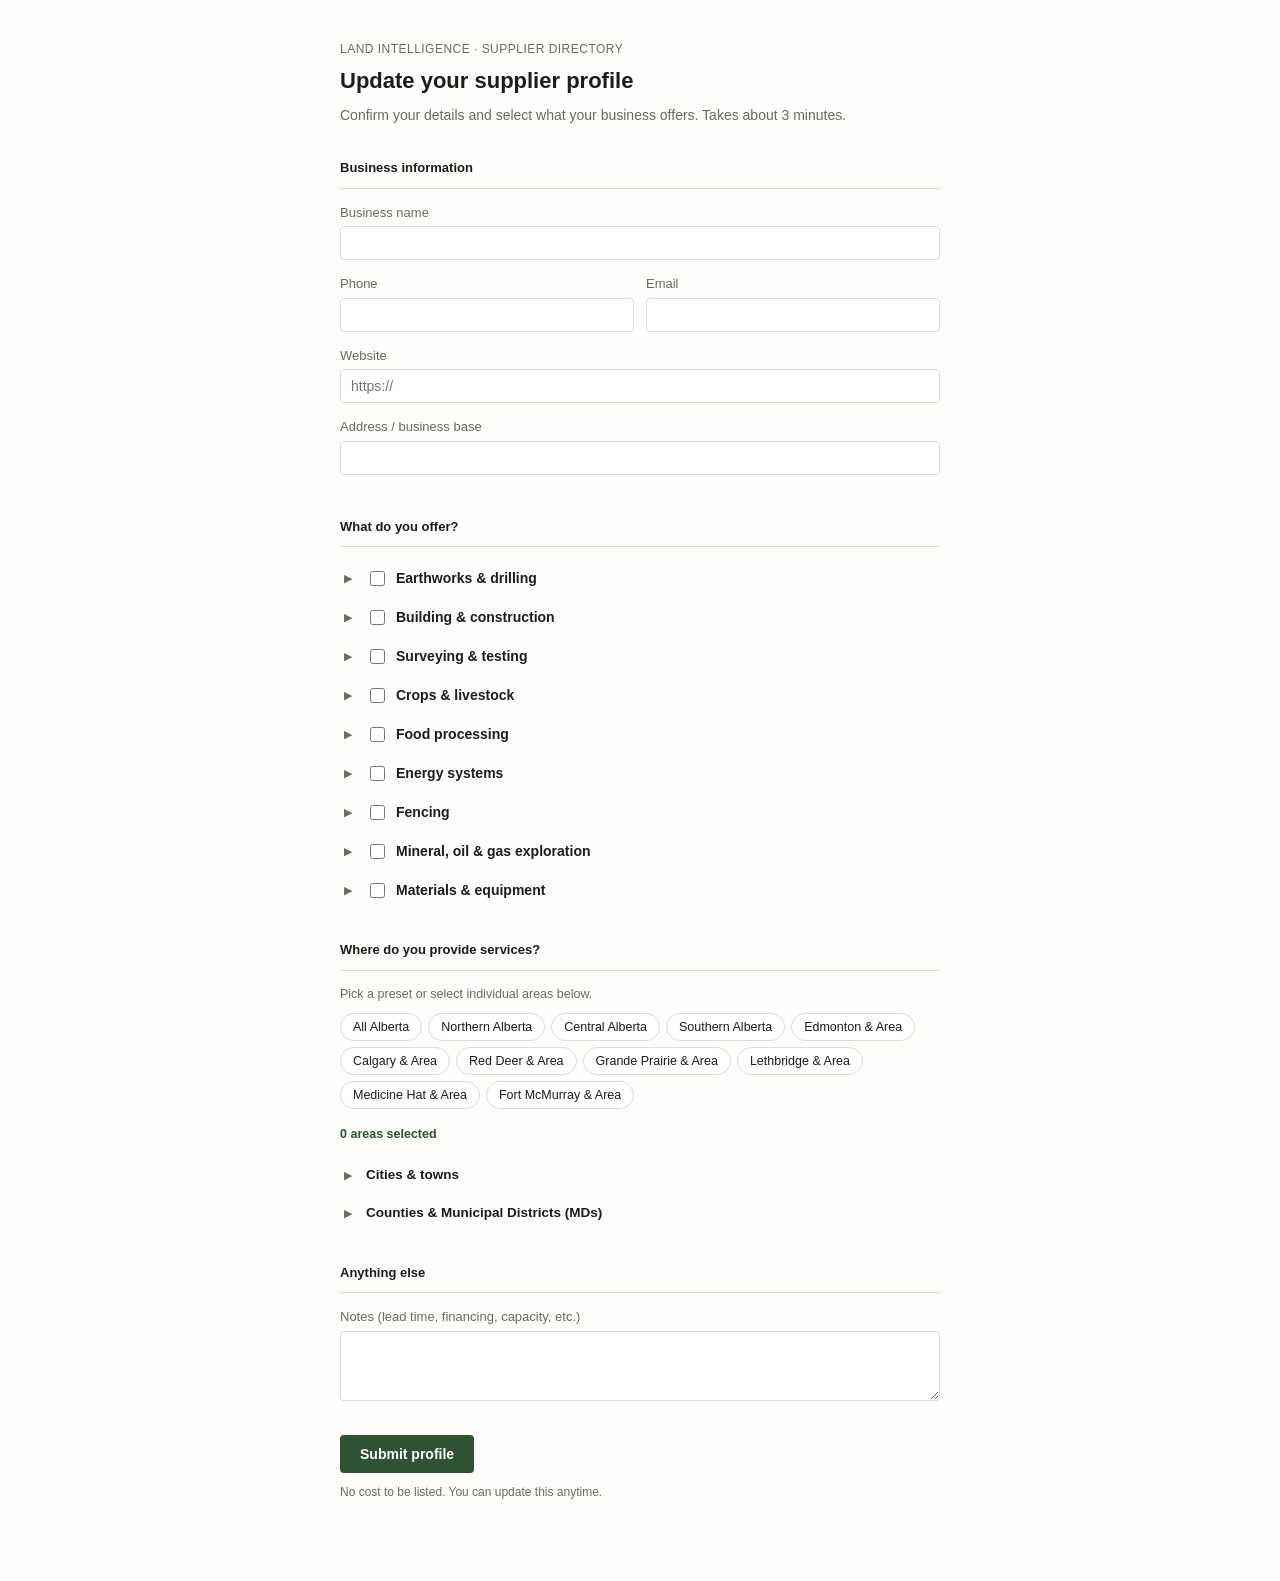
<file: supplier-form-updated(3).html>
<!DOCTYPE html>
<html lang="en">
<head>
<meta charset="UTF-8">
<meta name="viewport" content="width=device-width, initial-scale=1.0">
<title>Land Intelligence — Supplier Profile</title>
<style>
  :root {
    --ink: #1c1c1a;
    --muted: #6b6b64;
    --line: #ddddd6;
    --bg: #fdfdfb;
    --accent: #2f5233;
    --accent-soft: #e9efe9;
  }
  * { box-sizing: border-box; }
  body {
    margin: 0;
    background: var(--bg);
    color: var(--ink);
    font-family: -apple-system, BlinkMacSystemFont, "Segoe UI", Helvetica, Arial, sans-serif;
    font-size: 15px;
    line-height: 1.5;
  }
  .wrap {
    max-width: 640px;
    margin: 0 auto;
    padding: 40px 20px 80px;
  }
  header { margin-bottom: 32px; }
  header .eyebrow {
    font-size: 12px;
    letter-spacing: 0.04em;
    text-transform: uppercase;
    color: var(--muted);
    margin-bottom: 6px;
  }
  h1 { font-size: 22px; margin: 0 0 8px; }
  header p { color: var(--muted); margin: 0; font-size: 14px; }

  fieldset { border: none; padding: 0; margin: 0 0 28px; }
  legend {
    font-size: 13px;
    font-weight: 600;
    color: var(--ink);
    padding: 0 0 10px;
    width: 100%;
    border-bottom: 1px solid var(--line);
    margin-bottom: 14px;
  }
  .sublabel {
    font-size: 12.5px;
    color: var(--muted);
    margin: 0 0 10px;
  }

  label.field { display: block; font-size: 13px; color: var(--muted); margin-bottom: 4px; }
  input[type="text"], input[type="email"], input[type="tel"], input[type="url"] {
    width: 100%;
    padding: 8px 10px;
    border: 1px solid var(--line);
    border-radius: 4px;
    font-size: 14px;
    font-family: inherit;
    margin-bottom: 14px;
    background: #fff;
  }
  input:focus { outline: 2px solid var(--accent); outline-offset: 1px; }
  .grid2 { display: grid; grid-template-columns: 1fr 1fr; gap: 0 12px; }
  @media (max-width: 480px) { .grid2 { grid-template-columns: 1fr; } }

  /* category tree (services/products) */
  .category { margin-bottom: 4px; }
  .cat-row {
    display: flex; align-items: center; gap: 8px;
    padding: 7px 4px; cursor: pointer; border-radius: 4px;
  }
  .cat-row:hover { background: #f2f2ee; }
  .cat-row .chev {
    width: 14px; color: var(--muted);
    transition: transform 0.15s ease; font-size: 11px; flex-shrink: 0;
  }
  .category.open > .cat-row .chev { transform: rotate(90deg); }
  .cat-row label { font-weight: 600; font-size: 14px; cursor: pointer; flex: 1; }
  .children { display: none; padding-left: 30px; margin: 2px 0 8px; }
  .category.open > .children { display: block; }
  .child-row { display: flex; align-items: center; gap: 8px; padding: 5px 4px; }
  .child-row label { font-size: 13.5px; color: var(--ink); cursor: pointer; }

  input[type="checkbox"] {
    width: 15px; height: 15px; accent-color: var(--accent);
    flex-shrink: 0; cursor: pointer;
  }

  /* service area selector */
  .chip-row { display: flex; flex-wrap: wrap; gap: 6px; margin-bottom: 16px; }
  .chip {
    border: 1px solid var(--line);
    background: #fff;
    border-radius: 999px;
    padding: 6px 12px;
    font-size: 12.5px;
    cursor: pointer;
    color: var(--ink);
  }
  .chip:hover { border-color: var(--accent); }
  .chip.active { background: var(--accent); border-color: var(--accent); color: #fff; }

  .area-group { margin-bottom: 4px; }
  .area-group-row {
    display: flex; align-items: center; gap: 8px;
    padding: 7px 4px; cursor: pointer; border-radius: 4px;
  }
  .area-group-row:hover { background: #f2f2ee; }
  .area-group-row .chev {
    width: 14px; color: var(--muted); font-size: 11px;
    transition: transform 0.15s ease; flex-shrink: 0;
  }
  .area-group.open > .area-group-row .chev { transform: rotate(90deg); }
  .area-group-row span.gname { font-weight: 600; font-size: 13.5px; }
  .area-children { display: none; padding-left: 22px; margin: 2px 0 10px; }
  .area-group.open > .area-children { display: block; }
  .area-subcol {
    display: grid;
    grid-template-columns: repeat(2, 1fr);
    gap: 2px 14px;
  }
  @media (max-width: 480px) { .area-subcol { grid-template-columns: 1fr; } }
  .area-item { display: flex; align-items: center; gap: 7px; padding: 3px 0; }
  .area-item label { font-size: 13px; cursor: pointer; }

  .area-counter {
    font-size: 12.5px;
    color: var(--accent);
    font-weight: 600;
    margin-bottom: 14px;
  }

  textarea {
    width: 100%; min-height: 70px; padding: 8px 10px;
    border: 1px solid var(--line); border-radius: 4px;
    font-family: inherit; font-size: 14px; resize: vertical;
  }

  button[type="submit"] {
    background: var(--accent); color: #fff; border: none;
    padding: 11px 20px; border-radius: 4px; font-size: 14px;
    font-weight: 600; cursor: pointer;
  }
  button[type="submit"]:hover { opacity: 0.92; }

  .footnote { font-size: 12px; color: var(--muted); margin-top: 10px; }

  #confirm { display: none; text-align: center; padding: 60px 20px; }
  #confirm h2 { font-size: 18px; margin-bottom: 6px; }
  #confirm p { color: var(--muted); font-size: 14px; }
</style>
</head>
<body>
<div class="wrap">

  <div id="formview">
    <header>
      <div class="eyebrow">Land Intelligence · Supplier Directory</div>
      <h1>Update your supplier profile</h1>
      <p>Confirm your details and select what your business offers. Takes about 3 minutes.</p>
    </header>

    <form id="supplierForm">
      <fieldset>
        <legend>Business information</legend>
        <label class="field" for="bizName">Business name</label>
        <input type="text" id="bizName" name="bizName">

        <div class="grid2">
          <div>
            <label class="field" for="phone">Phone</label>
            <input type="tel" id="phone" name="phone">
          </div>
          <div>
            <label class="field" for="email">Email</label>
            <input type="email" id="email" name="email">
          </div>
        </div>

        <label class="field" for="website">Website</label>
        <input type="url" id="website" name="website" placeholder="https://">

        <label class="field" for="address">Address / business base</label>
        <input type="text" id="address" name="address">
      </fieldset>

      <fieldset>
        <legend>What do you offer?</legend>
        <div id="categoryTree"></div>
      </fieldset>

      <fieldset>
        <legend>Where do you provide services?</legend>
        <p class="sublabel">Pick a preset or select individual areas below.</p>
        <div class="chip-row" id="presetChips"></div>
        <div class="area-counter" id="areaCounter">0 areas selected</div>
        <div id="areaTree"></div>
      </fieldset>

      <fieldset>
        <legend>Anything else</legend>
        <label class="field" for="notes">Notes (lead time, financing, capacity, etc.)</label>
        <textarea id="notes" name="notes"></textarea>
      </fieldset>

      <button type="submit">Submit profile</button>
      <div class="footnote">No cost to be listed. You can update this anytime.</div>
    </form>
  </div>

  <div id="confirm">
    <h2>Thanks — your profile is in review</h2>
    <p>We'll publish it to the Land Intelligence supplier directory once verified.</p>
  </div>

</div>

<script>
/* ---------------- What suppliers offer ---------------- */
const CATEGORIES = [
  { name: "Earthworks & drilling", items: [
    "Excavation / dirt moving", "Swale construction", "Pond construction", "Well drilling",
    "Land clearing / brush clearing / reclamation", "Grading & levelling",
    "Road / driveway / access road construction", "Culvert installation & drainage",
    "Bridge installation", "Hydrovac excavation", "Directional drilling / trenchless utilities",
    "Underground utilities (water, sewer, electrical, fibre)",
    "Septic system design, installation & maintenance", "Private well & water systems",
    "Water hauling & potable water delivery"
  ]},
  { name: "Building & construction", items: [
    "General contracting", "Foundation work", "Concrete", "Framing", "Roofing", "Electrical",
    "Plumbing", "Steel trusses / structural components", "Doors, windows & overhead doors",
    "Barn / outbuilding construction", "Greenhouse construction", "Off-grid cabin building",
    "Portable / modular shelters", "Container covers / sea-can shelters"
  ]},
  { name: "Surveying & testing", items: [
    "Land surveying", "Light Detection and Ranging (LiDAR) scanning", "Photogrammetry", "Aerial photography / drone imagery",
    "Soil testing", "Water testing"
  ]},
  { name: "Crops & livestock", items: [
    "Field crops (grain / oilseed)", "Forage & hay", "Orchard / fruit", "Vegetable / market garden",
    "Cattle", "Poultry", "Sheep & goats", "Swine", "Apiary / beekeeping"
  ]},
  { name: "Food processing", items: [
    "Slaughter & dressing", "Canning & preserving", "Packaging", "Drying / dehydration", "Fermentation", "Cold storage"
  ]},
  { name: "Energy systems", items: [
    "Solar installation", "Wind", "Battery storage", "Backup generators"
  ]},
  { name: "Fencing", items: [
    "Security fencing", "Cattle / livestock fencing", "Gate systems", "Access control"
  ]},
  { name: "Mineral, oil & gas exploration", items: [
    "Mineral exploration", "Oil & gas exploration", "Exploratory drilling", "Geological surveying"
  ]},
  { name: "Materials & equipment", items: [
    "Building material supply (lumber, insulation, metal)", "Aggregate supply & hauling",
    "Geotextiles / erosion control materials", "Equipment rental", "Trucking / material hauling",
    "Custom fabrication & welding", "Concrete & foundation supply",
    "Post-frame / pole-barn construction", "Building-material delivery",
    "Forestry mulching", "Trail construction & maintenance"
  ]}
];

const tree = document.getElementById('categoryTree');

CATEGORIES.forEach((cat, ci) => {
  const catId = `cat-${ci}`;
  const wrap = document.createElement('div');
  wrap.className = 'category';
  wrap.innerHTML = `
    <div class="cat-row">
      <span class="chev">▶</span>
      <input type="checkbox" id="${catId}">
      <label for="${catId}">${cat.name}</label>
    </div>
    <div class="children">
      ${cat.items.map((item, ii) => `
        <div class="child-row">
          <input type="checkbox" id="${catId}-${ii}" data-parent="${catId}">
          <label for="${catId}-${ii}">${item}</label>
        </div>
      `).join('')}
    </div>
  `;
  tree.appendChild(wrap);

  const parentCheckbox = wrap.querySelector(`#${catId}`);
  const childCheckboxes = wrap.querySelectorAll(`[data-parent="${catId}"]`);
  const catRow = wrap.querySelector('.cat-row');

  catRow.querySelector('.chev').addEventListener('click', () => wrap.classList.toggle('open'));
  wrap.querySelector('label').addEventListener('click', () => wrap.classList.add('open'));

  parentCheckbox.addEventListener('change', () => {
    childCheckboxes.forEach(cb => cb.checked = parentCheckbox.checked);
    if (parentCheckbox.checked) wrap.classList.add('open');
  });

  childCheckboxes.forEach(cb => {
    cb.addEventListener('change', () => {
      const checkedCount = [...childCheckboxes].filter(c => c.checked).length;
      parentCheckbox.checked = checkedCount === childCheckboxes.length;
      parentCheckbox.indeterminate = checkedCount > 0 && checkedCount < childCheckboxes.length;
    });
  });
});

/* ---------------- Service area selector ---------------- */
// region: n (north) / c (central) / s (south)
const CITIES = [
  { name: "Edmonton", region: "c" }, { name: "St. Albert", region: "c" },
  { name: "Spruce Grove", region: "c" }, { name: "Stony Plain", region: "c" },
  { name: "Leduc", region: "c" }, { name: "Beaumont", region: "c" },
  { name: "Fort Saskatchewan", region: "c" }, { name: "Red Deer", region: "c" },
  { name: "Calgary", region: "s" }, { name: "Airdrie", region: "s" },
  { name: "Cochrane", region: "s" }, { name: "Okotoks", region: "s" },
  { name: "Lethbridge", region: "s" }, { name: "Medicine Hat", region: "s" },
  { name: "Grande Prairie", region: "n" }, { name: "Fort McMurray", region: "n" },
  { name: "Lloydminster", region: "c" }
];

const COUNTIES = [
  { name: "Mackenzie County", region: "n" }, { name: "Northern Sunrise County", region: "n" },
  { name: "Big Lakes County", region: "n" }, { name: "MD of Greenview", region: "n" },
  { name: "Saddle Hills County", region: "n" }, { name: "County of Grande Prairie", region: "n" },
  { name: "Woodlands County", region: "n" }, { name: "Athabasca County", region: "n" },
  { name: "Regional Municipality of Wood Buffalo", region: "n" },
  { name: "Yellowhead County", region: "c" }, { name: "Parkland County", region: "c" },
  { name: "Lac Ste. Anne County", region: "c" }, { name: "Sturgeon County", region: "c" },
  { name: "Red Deer County", region: "c" }, { name: "Leduc County", region: "c" },
  { name: "Strathcona County", region: "c" }, { name: "Camrose County", region: "c" },
  { name: "Lacombe County", region: "c" },
  { name: "Rocky View County", region: "s" }, { name: "Foothills County", region: "s" },
  { name: "Wheatland County", region: "s" }, { name: "Vulcan County", region: "s" },
  { name: "Lethbridge County", region: "s" }, { name: "Cypress County", region: "s" },
  { name: "Newell County", region: "s" }, { name: "Cardston County", region: "s" }
];

const areaTree = document.getElementById('areaTree');
const allAreaCheckboxes = [];

function buildAreaGroup(id, title, list) {
  const group = document.createElement('div');
  group.className = 'area-group';
  group.innerHTML = `
    <div class="area-group-row">
      <span class="chev">▶</span>
      <span class="gname">${title}</span>
    </div>
    <div class="area-children">
      <div class="area-subcol">
        ${list.map((a, i) => `
          <div class="area-item">
            <input type="checkbox" id="${id}-${i}" data-region="${a.region}">
            <label for="${id}-${i}">${a.name}</label>
          </div>
        `).join('')}
      </div>
    </div>
  `;
  group.querySelector('.area-group-row').addEventListener('click', () => group.classList.toggle('open'));
  areaTree.appendChild(group);
  group.querySelectorAll('input[type="checkbox"]').forEach(cb => allAreaCheckboxes.push(cb));
}

buildAreaGroup('city', 'Cities & towns', CITIES);
buildAreaGroup('county', 'Counties & Municipal Districts (MDs)', COUNTIES);

const counter = document.getElementById('areaCounter');
function updateCounter() {
  const n = allAreaCheckboxes.filter(cb => cb.checked).length;
  counter.textContent = `${n} area${n === 1 ? '' : 's'} selected`;
}
allAreaCheckboxes.forEach(cb => cb.addEventListener('change', () => { updateCounter(); refreshChipStates(); }));

// metro presets — explicit member lists (city + surrounding counties)
const METRO_PRESETS = {
  "Edmonton & Area": ["Edmonton", "St. Albert", "Spruce Grove", "Stony Plain", "Leduc", "Beaumont", "Fort Saskatchewan", "Parkland County", "Leduc County", "Sturgeon County", "Strathcona County"],
  "Calgary & Area": ["Calgary", "Airdrie", "Cochrane", "Okotoks", "Rocky View County", "Foothills County"],
  "Red Deer & Area": ["Red Deer", "Red Deer County", "Lacombe County"],
  "Grande Prairie & Area": ["Grande Prairie", "County of Grande Prairie"],
  "Lethbridge & Area": ["Lethbridge", "Lethbridge County"],
  "Medicine Hat & Area": ["Medicine Hat", "Cypress County"],
  "Fort McMurray & Area": ["Fort McMurray", "Regional Municipality of Wood Buffalo"]
};

function checkboxByName(name) {
  return allAreaCheckboxes.find(cb => cb.nextElementSibling.textContent === name);
}

function setRegion(regionCode, checked) {
  allAreaCheckboxes.forEach(cb => {
    if (regionCode === 'all' || cb.dataset.region === regionCode) cb.checked = checked;
  });
}

function setMetro(names, checked) {
  names.forEach(n => { const cb = checkboxByName(n); if (cb) cb.checked = checked; });
}

const PRESETS = [
  { label: "All Alberta", apply: (on) => setRegion('all', on) },
  { label: "Northern Alberta", apply: (on) => setRegion('n', on) },
  { label: "Central Alberta", apply: (on) => setRegion('c', on) },
  { label: "Southern Alberta", apply: (on) => setRegion('s', on) },
  ...Object.entries(METRO_PRESETS).map(([label, names]) => ({
    label, apply: (on) => setMetro(names, on)
  }))
];

const chipRow = document.getElementById('presetChips');
PRESETS.forEach(preset => {
  const chip = document.createElement('button');
  chip.type = 'button';
  chip.className = 'chip';
  chip.textContent = preset.label;
  chip.addEventListener('click', () => {
    const turningOn = !chip.classList.contains('active');
    preset.apply(turningOn);
    chip.classList.toggle('active', turningOn);
    // open groups so the selection is visible
    document.querySelectorAll('.area-group').forEach(g => g.classList.add('open'));
    updateCounter();
    refreshChipStates();
  });
  chipRow.appendChild(chip);
});

function refreshChipStates() {
  // a chip shows active only if every one of its members is currently checked
  document.querySelectorAll('.chip').forEach((chip, idx) => {
    const preset = PRESETS[idx];
    let members = [];
    if (preset.label === "All Alberta") members = allAreaCheckboxes;
    else if (["Northern Alberta", "Central Alberta", "Southern Alberta"].includes(preset.label)) {
      const code = preset.label[0].toLowerCase();
      members = allAreaCheckboxes.filter(cb => cb.dataset.region === code);
    } else {
      members = (METRO_PRESETS[preset.label] || []).map(checkboxByName).filter(Boolean);
    }
    chip.classList.toggle('active', members.length > 0 && members.every(cb => cb.checked));
  });
}

updateCounter();

/* ---------------- Submit ---------------- */
document.getElementById('supplierForm').addEventListener('submit', (e) => {
  e.preventDefault();
  document.getElementById('formview').style.display = 'none';
  document.getElementById('confirm').style.display = 'block';
});
</script>
</body>
</html>
</file>
